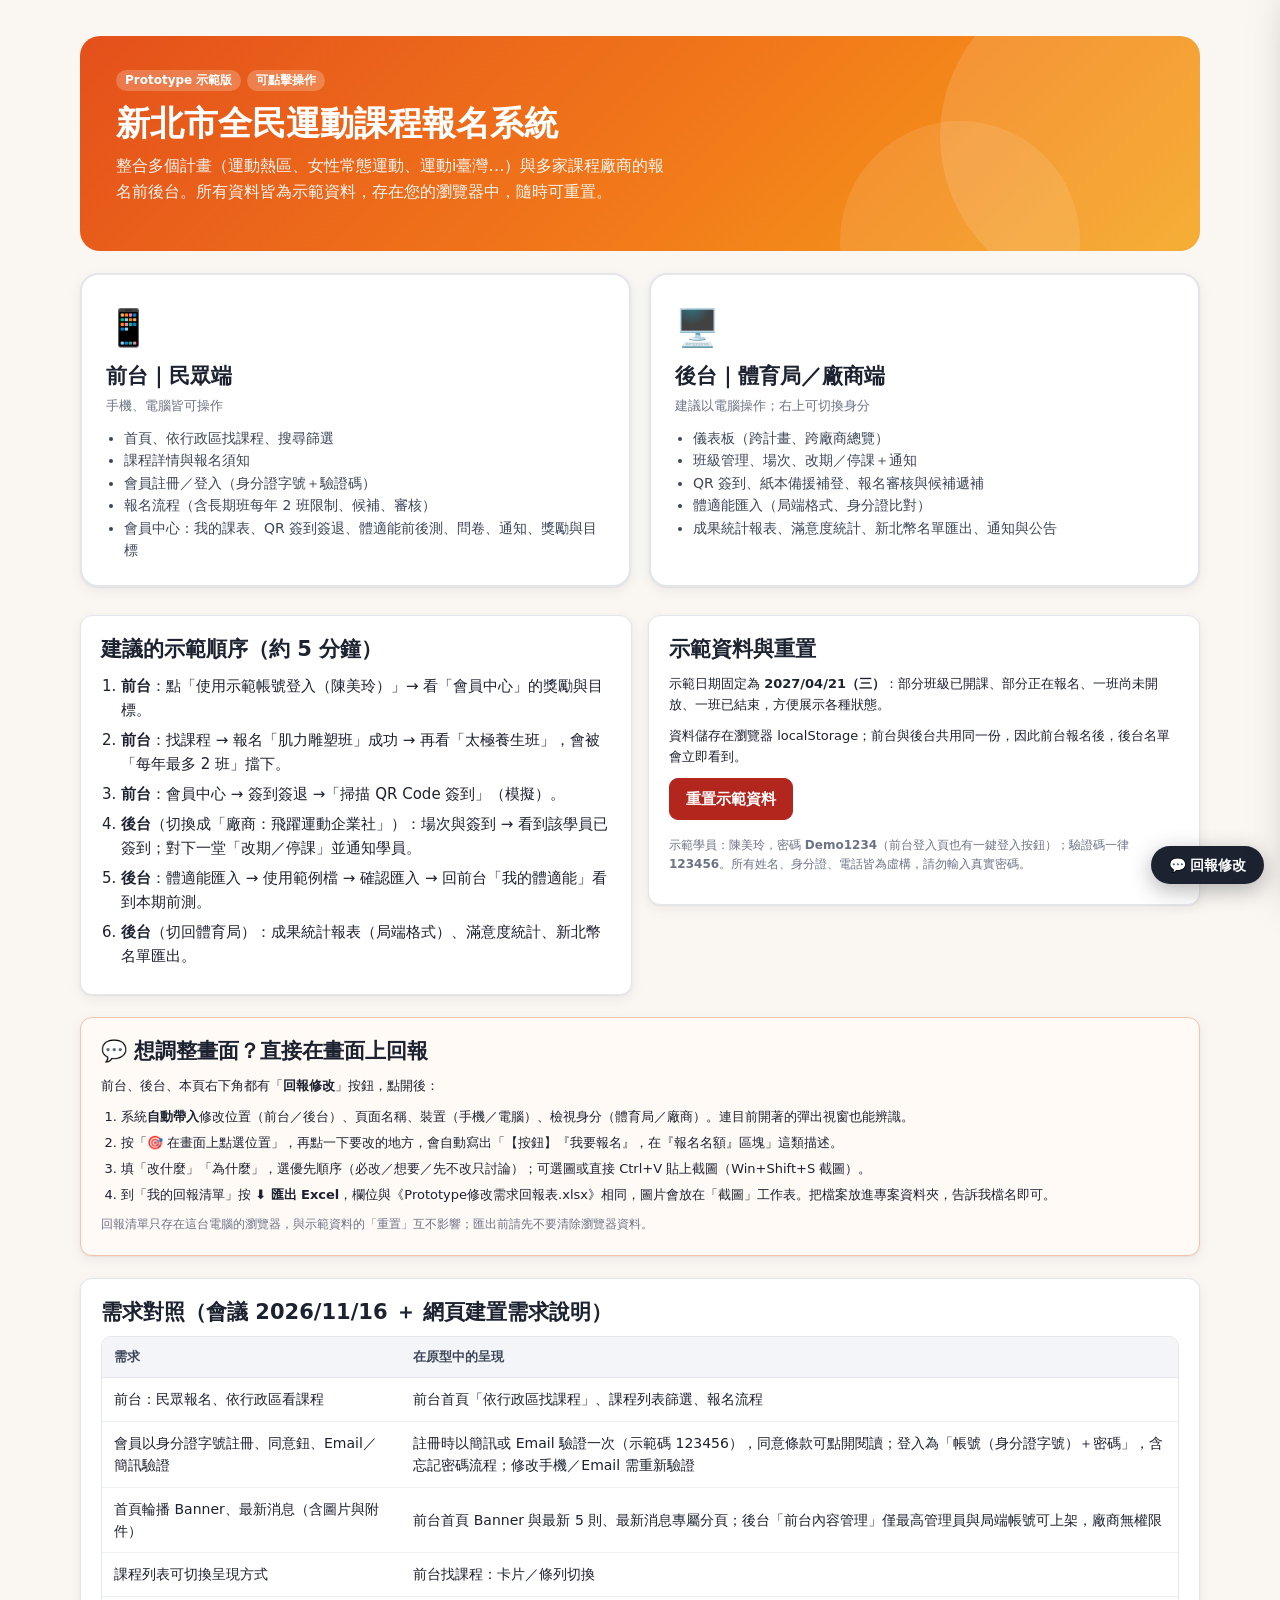
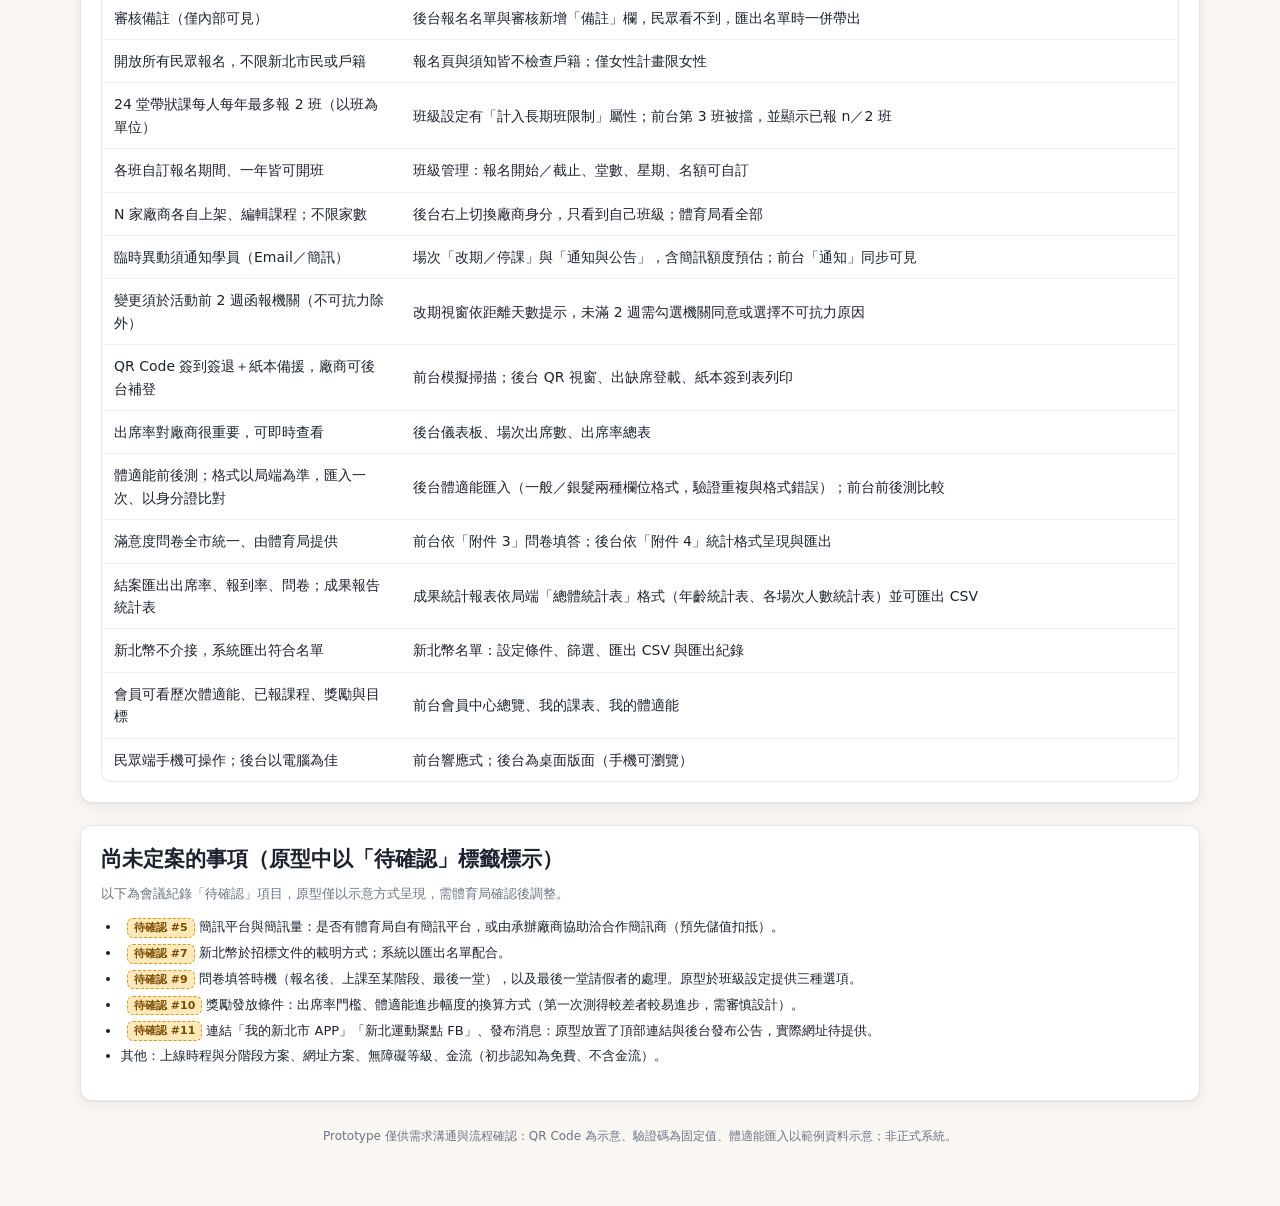
<file: index.html>
<!doctype html>
<html lang="zh-Hant">
<head>
<meta charset="utf-8">
<meta name="viewport" content="width=device-width,initial-scale=1">
<meta name="robots" content="noindex,nofollow">
<title>全民運動課程報名系統｜Prototype 入口</title>
<link rel="stylesheet" href="css/style.css">
<style>
.pick{display:grid;grid-template-columns:1fr 1fr;gap:18px;margin-top:22px}
.pick a{display:block;color:inherit;border:2px solid var(--line);border-radius:18px;background:#fff;padding:24px;box-shadow:var(--sh);transition:.15s}
.pick a:hover{border-color:var(--brand);text-decoration:none;transform:translateY(-2px)}
.pick .ic{font-size:36px}.pick h2{margin:6px 0}.pick ul{margin:10px 0 0;padding-left:18px;color:var(--ink2);font-size:14px}
.demo li{margin-bottom:6px}
@media(max-width:680px){.pick{grid-template-columns:1fr}}
</style>
</head>
<body>
<noscript><p style="padding:24px;font:16px/1.7 sans-serif">此網站需要啟用 JavaScript 才能使用。</p></noscript>
<div class="wrap" data-gated hidden style="padding-top:36px;padding-bottom:50px">
  <section class="hero" style="padding:34px 36px">
    <div class="tags" style="margin-bottom:10px"><span class="badge" style="background:rgba(255,255,255,.22);color:#fff">Prototype 示範版</span><span class="badge" style="background:rgba(255,255,255,.22);color:#fff">可點擊操作</span></div>
    <h1>新北市全民運動課程報名系統</h1>
    <p>整合多個計畫（運動熱區、女性常態運動、運動i臺灣…）與多家課程廠商的報名前後台。所有資料皆為示範資料，存在您的瀏覽器中，隨時可重置。</p>
  </section>

  <div class="pick">
    <a href="front.html"><div class="ic">📱</div><h2>前台｜民眾端</h2><div class="muted small">手機、電腦皆可操作</div><ul><li>首頁、依行政區找課程、搜尋篩選</li><li>課程詳情與報名須知</li><li>會員註冊／登入（身分證字號＋驗證碼）</li><li>報名流程（含長期班每年 2 班限制、候補、審核）</li><li>會員中心：我的課表、QR 簽到簽退、體適能前後測、問卷、通知、獎勵與目標</li></ul></a>
    <a href="admin.html"><div class="ic">🖥️</div><h2>後台｜體育局／廠商端</h2><div class="muted small">建議以電腦操作；右上可切換身分</div><ul><li>儀表板（跨計畫、跨廠商總覽）</li><li>班級管理、場次、改期／停課＋通知</li><li>QR 簽到、紙本備援補登、報名審核與候補遞補</li><li>體適能匯入（局端格式、身分證比對）</li><li>成果統計報表、滿意度統計、新北幣名單匯出、通知與公告</li></ul></a>
  </div>

  <div class="grid g2 mt" style="margin-top:28px;align-items:start">
    <section class="card"><h2>建議的示範順序（約 5 分鐘）</h2>
      <ol class="demo" style="padding-left:20px;margin:0">
        <li><b>前台</b>：點「使用示範帳號登入（陳美玲）」→ 看「會員中心」的獎勵與目標。</li>
        <li><b>前台</b>：找課程 → 報名「肌力雕塑班」成功 → 再看「太極養生班」，會被「每年最多 2 班」擋下。</li>
        <li><b>前台</b>：會員中心 → 簽到簽退 →「掃描 QR Code 簽到」（模擬）。</li>
        <li><b>後台</b>（切換成「廠商：飛躍運動企業社」）：場次與簽到 → 看到該學員已簽到；對下一堂「改期／停課」並通知學員。</li>
        <li><b>後台</b>：體適能匯入 → 使用範例檔 → 確認匯入 → 回前台「我的體適能」看到本期前測。</li>
        <li><b>後台</b>（切回體育局）：成果統計報表（局端格式）、滿意度統計、新北幣名單匯出。</li>
      </ol></section>
    <section class="card"><h2>示範資料與重置</h2>
      <p class="small">示範日期固定為 <b>2027/04/21（三）</b>：部分班級已開課、部分正在報名、一班尚未開放、一班已結束，方便展示各種狀態。</p>
      <p class="small">資料儲存在瀏覽器 localStorage；前台與後台共用同一份，因此前台報名後，後台名單會立即看到。</p>
      <button class="btn danger" id="reset">重置示範資料</button>
      <p class="xs muted mt">示範學員：陳美玲，密碼 <b>Demo1234</b>（前台登入頁也有一鍵登入按鈕）；驗證碼一律 <b>123456</b>。所有姓名、身分證、電話皆為虛構，請勿輸入真實密碼。</p></section>
  </div>

  <section class="card mt" style="margin-top:22px;border-color:#f7c3aa;background:#fffaf6"><h2>💬 想調整畫面？直接在畫面上回報</h2>
    <p class="small">前台、後台、本頁右下角都有「<b>回報修改</b>」按鈕，點開後：</p>
    <ol class="small" style="padding-left:20px;display:grid;gap:5px;margin:0 0 10px">
      <li>系統<b>自動帶入</b>修改位置（前台／後台）、頁面名稱、裝置（手機／電腦）、檢視身分（體育局／廠商）。連目前開著的彈出視窗也能辨識。</li>
      <li>按「🎯 在畫面上點選位置」，再點一下要改的地方，會自動寫出「【按鈕】『我要報名』，在『報名名額』區塊」這類描述。</li>
      <li>填「改什麼」「為什麼」，選優先順序（必改／想要／先不改只討論）；可選圖或直接 Ctrl+V 貼上截圖（Win+Shift+S 截圖）。</li>
      <li>到「我的回報清單」按 <b>⬇ 匯出 Excel</b>，欄位與《Prototype修改需求回報表.xlsx》相同，圖片會放在「截圖」工作表。把檔案放進專案資料夾，告訴我檔名即可。</li>
    </ol>
    <p class="xs muted" style="margin:0">回報清單只存在這台電腦的瀏覽器，與示範資料的「重置」互不影響；匯出前請先不要清除瀏覽器資料。</p></section>

  <section class="card mt" style="margin-top:22px"><h2>需求對照（會議 2026/11/16 ＋ 網頁建置需求說明）</h2>
    <div class="tbl-wrap"><table class="tbl"><thead><tr><th>需求</th><th>在原型中的呈現</th></tr></thead><tbody>
      <tr><td>前台：民眾報名、依行政區看課程</td><td>前台首頁「依行政區找課程」、課程列表篩選、報名流程</td></tr>
      <tr><td>會員以身分證字號註冊、同意鈕、Email／簡訊驗證</td><td>註冊時以簡訊或 Email 驗證一次（示範碼 123456），同意條款可點開閱讀；登入為「帳號（身分證字號）＋密碼」，含忘記密碼流程；修改手機／Email 需重新驗證</td></tr>
      <tr><td>首頁輪播 Banner、最新消息（含圖片與附件）</td><td>前台首頁 Banner 與最新 5 則、最新消息專屬分頁；後台「前台內容管理」僅最高管理員與局端帳號可上架，廠商無權限</td></tr>
      <tr><td>課程列表可切換呈現方式</td><td>前台找課程：卡片／條列切換</td></tr>
      <tr><td>審核備註（僅內部可見）</td><td>後台報名名單與審核新增「備註」欄，民眾看不到，匯出名單時一併帶出</td></tr>
      <tr><td>開放所有民眾報名，不限新北市民或戶籍</td><td>報名頁與須知皆不檢查戶籍；僅女性計畫限女性</td></tr>
      <tr><td>24 堂帶狀課每人每年最多報 2 班（以班為單位）</td><td>班級設定有「計入長期班限制」屬性；前台第 3 班被擋，並顯示已報 n／2 班</td></tr>
      <tr><td>各班自訂報名期間、一年皆可開班</td><td>班級管理：報名開始／截止、堂數、星期、名額可自訂</td></tr>
      <tr><td>N 家廠商各自上架、編輯課程；不限家數</td><td>後台右上切換廠商身分，只看到自己班級；體育局看全部</td></tr>
      <tr><td>臨時異動須通知學員（Email／簡訊）</td><td>場次「改期／停課」與「通知與公告」，含簡訊額度預估；前台「通知」同步可見</td></tr>
      <tr><td>變更須於活動前 2 週函報機關（不可抗力除外）</td><td>改期視窗依距離天數提示，未滿 2 週需勾選機關同意或選擇不可抗力原因</td></tr>
      <tr><td>QR Code 簽到簽退＋紙本備援，廠商可後台補登</td><td>前台模擬掃描；後台 QR 視窗、出缺席登載、紙本簽到表列印</td></tr>
      <tr><td>出席率對廠商很重要，可即時查看</td><td>後台儀表板、場次出席數、出席率總表</td></tr>
      <tr><td>體適能前後測；格式以局端為準，匯入一次、以身分證比對</td><td>後台體適能匯入（一般／銀髮兩種欄位格式，驗證重複與格式錯誤）；前台前後測比較</td></tr>
      <tr><td>滿意度問卷全市統一、由體育局提供</td><td>前台依「附件 3」問卷填答；後台依「附件 4」統計格式呈現與匯出</td></tr>
      <tr><td>結案匯出出席率、報到率、問卷；成果報告統計表</td><td>成果統計報表依局端「總體統計表」格式（年齡統計表、各場次人數統計表）並可匯出 CSV</td></tr>
      <tr><td>新北幣不介接，系統匯出符合名單</td><td>新北幣名單：設定條件、篩選、匯出 CSV 與匯出紀錄</td></tr>
      <tr><td>會員可看歷次體適能、已報課程、獎勵與目標</td><td>前台會員中心總覽、我的課表、我的體適能</td></tr>
      <tr><td>民眾端手機可操作；後台以電腦為佳</td><td>前台響應式；後台為桌面版面（手機可瀏覽）</td></tr>
    </tbody></table></div></section>

  <section class="card mt" style="margin-top:22px"><h2>尚未定案的事項（原型中以「待確認」標籤標示）</h2>
    <p class="small muted">以下為會議紀錄「待確認」項目，原型僅以示意方式呈現，需體育局確認後調整。</p>
    <ul class="small" style="padding-left:20px;display:grid;gap:5px">
      <li><span class="tbd">待確認 #5</span> 簡訊平台與簡訊量：是否有體育局自有簡訊平台，或由承辦廠商協助洽合作簡訊商（預先儲值扣抵）。</li>
      <li><span class="tbd">待確認 #7</span> 新北幣於招標文件的載明方式；系統以匯出名單配合。</li>
      <li><span class="tbd">待確認 #9</span> 問卷填答時機（報名後、上課至某階段、最後一堂），以及最後一堂請假者的處理。原型於班級設定提供三種選項。</li>
      <li><span class="tbd">待確認 #10</span> 獎勵發放條件：出席率門檻、體適能進步幅度的換算方式（第一次測得較差者較易進步，需審慎設計）。</li>
      <li><span class="tbd">待確認 #11</span> 連結「我的新北市 APP」「新北運動聚點 FB」、發布消息：原型放置了頂部連結與後台發布公告，實際網址待提供。</li>
      <li>其他：上線時程與分階段方案、網址方案、無障礙等級、金流（初步認知為免費、不含金流）。</li>
    </ul></section>

  <p class="xs muted center" style="margin-top:26px">Prototype 僅供需求溝通與流程確認：QR Code 為示意、驗證碼為固定值、體適能匯入以範例資料示意；非正式系統。</p>
</div>
<script src="js/gate-config.js"></script>
<script src="js/gate.js" data-scripts="js/core.js,js/ui.js,js/feedback.js,js/index.js"></script>
</body>
</html>
</file>
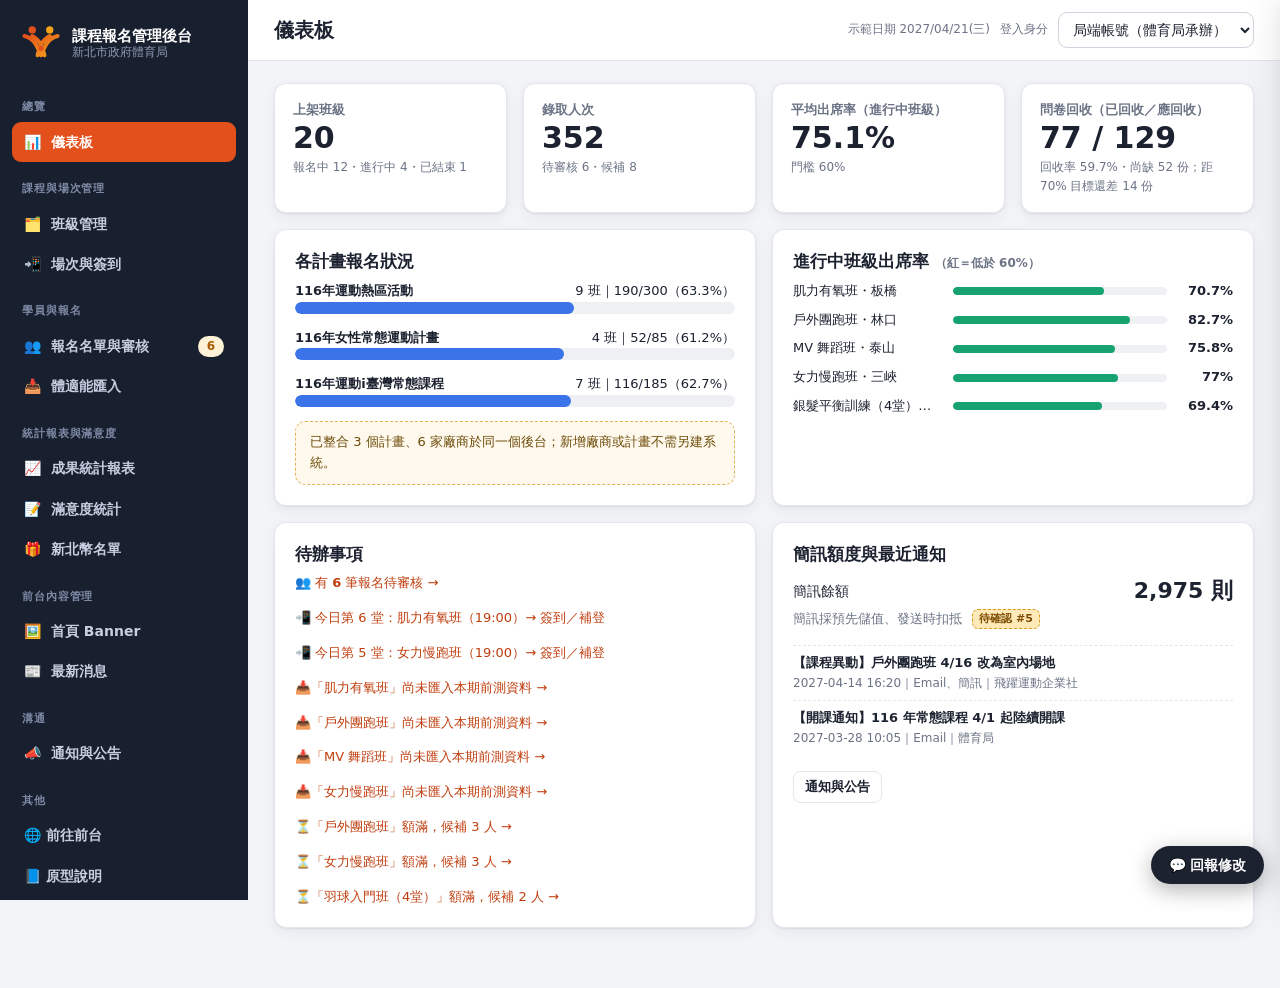
<file: admin.html>
<!doctype html>
<html lang="zh-Hant">
<head>
<meta charset="utf-8">
<meta name="viewport" content="width=device-width,initial-scale=1">
<meta name="robots" content="noindex,nofollow">
<title>全民運動課程報名｜後台（Prototype）</title>
<link rel="stylesheet" href="css/style.css">
</head>
<body class="admin">
<div id="app"></div>
<script src="js/gate-config.js"></script>
<script src="js/gate.js" data-scripts="js/core.js,js/ui.js,js/admin.js,js/feedback.js"></script>
</body>
</html>
</file>
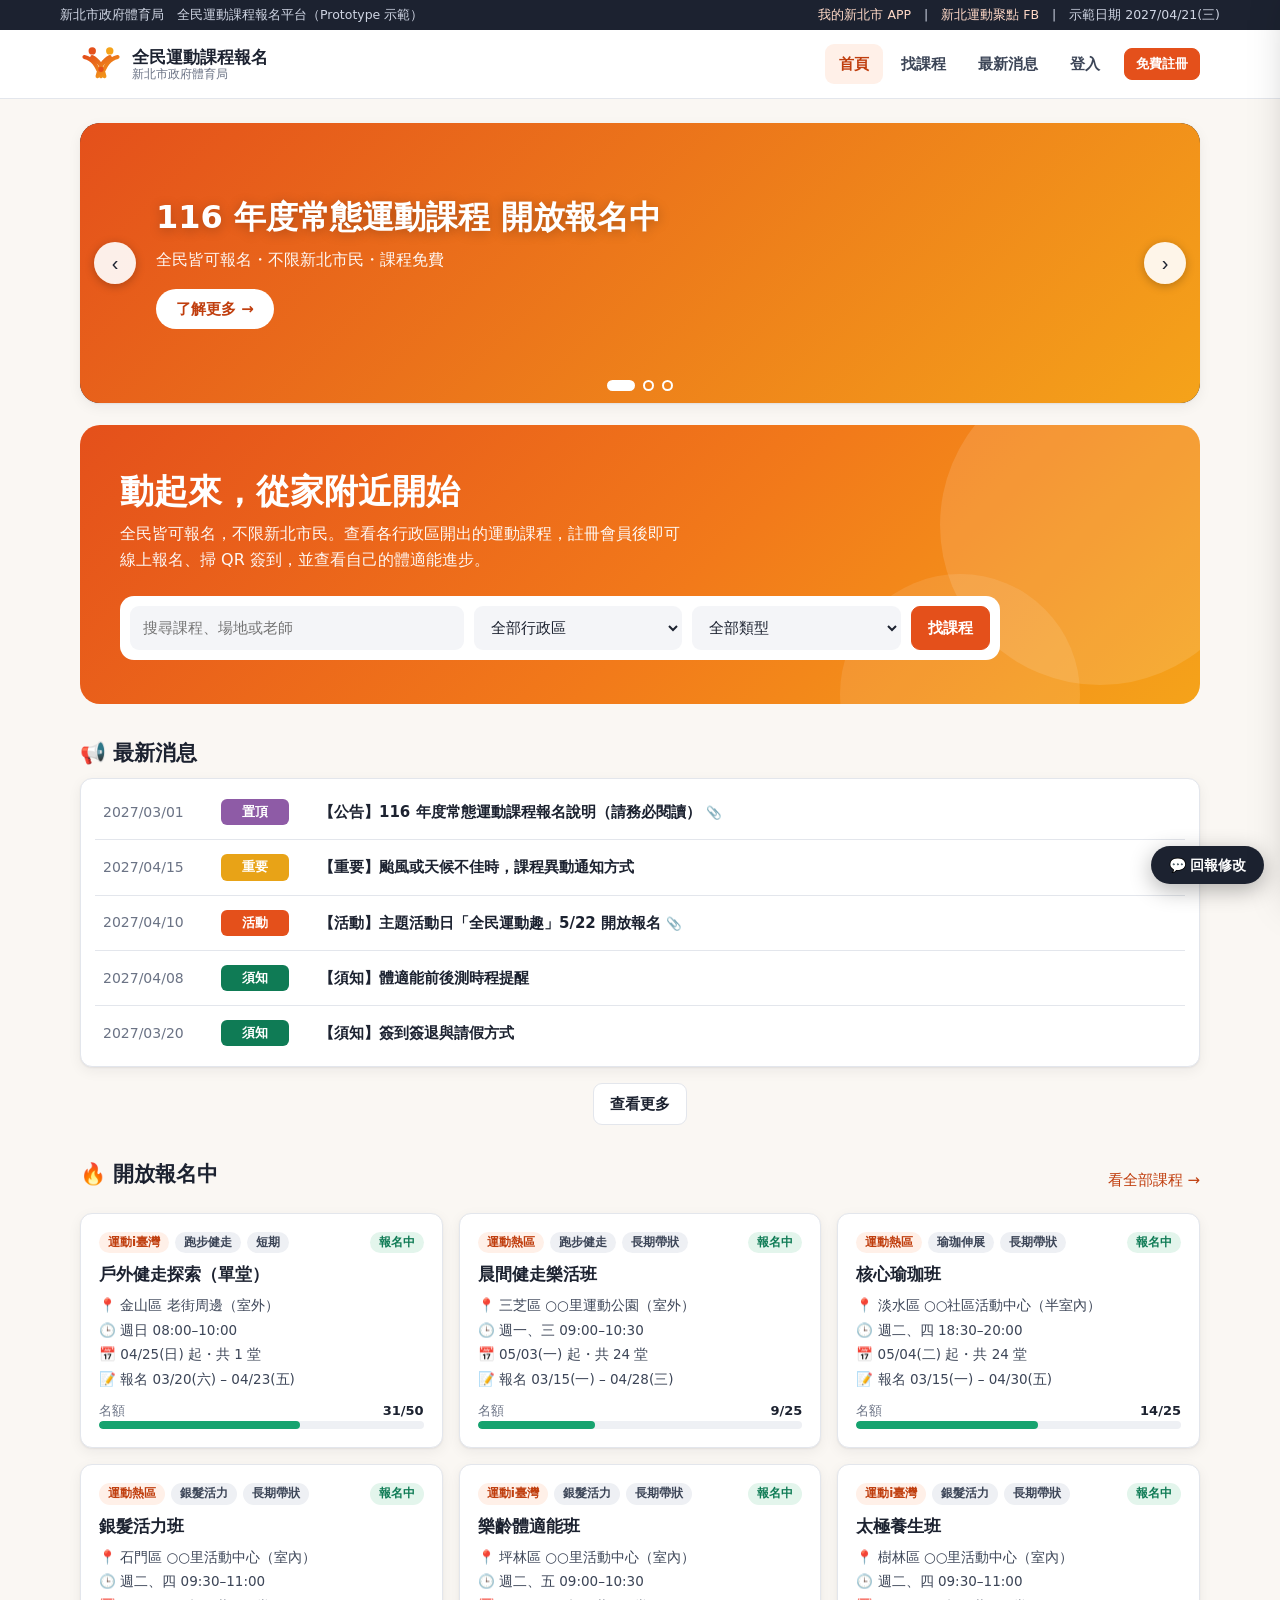
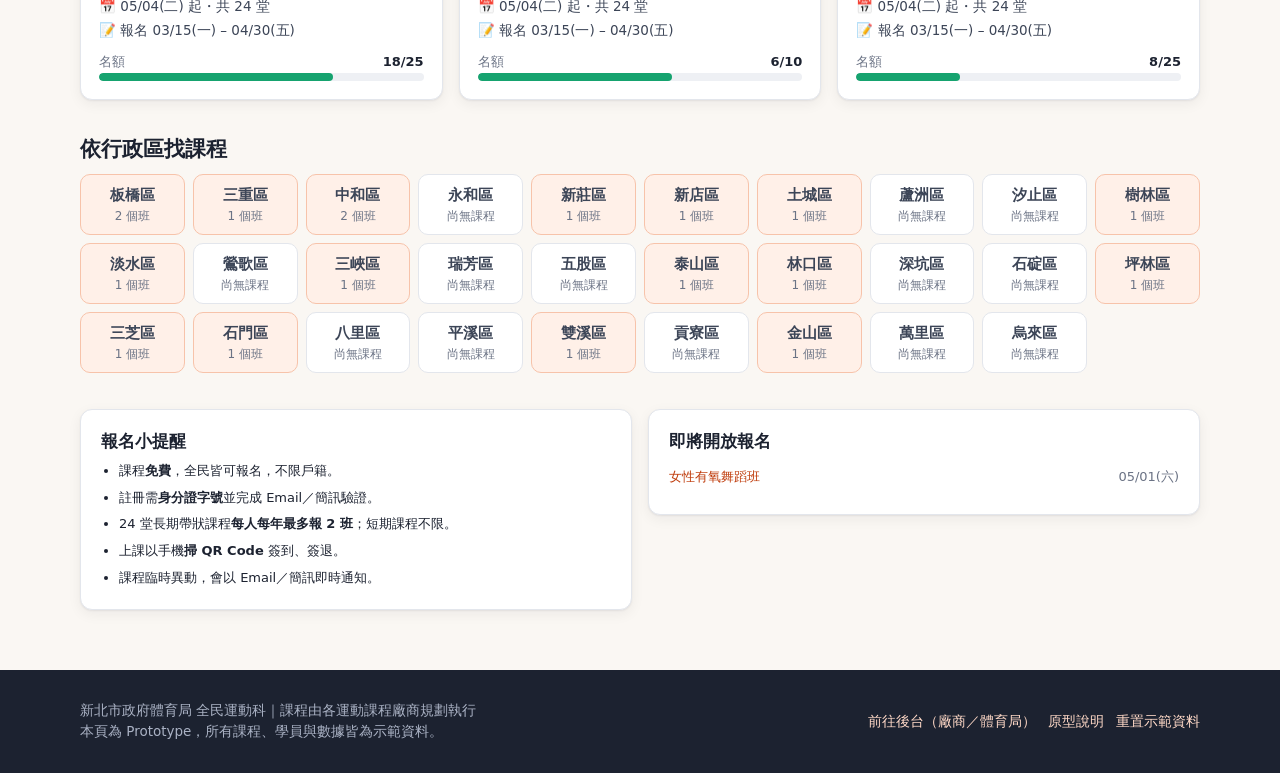
<file: front.html>
<!doctype html>
<html lang="zh-Hant">
<head>
<meta charset="utf-8">
<meta name="viewport" content="width=device-width,initial-scale=1">
<meta name="robots" content="noindex,nofollow">
<title>全民運動課程報名｜前台（Prototype）</title>
<link rel="stylesheet" href="css/style.css">
</head>
<body>
<div id="app"></div>
<script src="js/gate-config.js"></script>
<script src="js/gate.js" data-scripts="js/core.js,js/ui.js,js/front.js,js/feedback.js"></script>
</body>
</html>
</file>
<file: css/style.css>
:root{
  --brand:#E4501B;--brand-d:#C03E0E;--brand-l:#FFF0E8;--accent:#F5A31A;--ink:#1C2230;--ink2:#3C4557;--muted:#6B7385;--line:#E3E6EC;--bg:#FAF7F3;--card:#fff;
  --ok:#0F7B55;--ok-l:#E3F5EC;--warn:#A85B00;--warn-l:#FFF1D6;--bad:#B3261E;--bad-l:#FDE8E6;--info:#1752C7;--info-l:#E5EDFD;--gray-l:#EEF0F4;
  --side:#18202F;--side2:#232D40;--r:12px;--sh:0 1px 2px rgba(20,25,40,.06),0 4px 14px rgba(20,25,40,.06);
}
*{box-sizing:border-box}
html{-webkit-text-size-adjust:100%}
body{margin:0;font-family:"Noto Sans TC","Microsoft JhengHei","PingFang TC",system-ui,sans-serif;color:var(--ink);background:var(--bg);line-height:1.6;font-size:15px}
body.no-scroll{overflow:hidden}
a{color:var(--brand-d);text-decoration:none}a:hover{text-decoration:underline}
h1,h2,h3,h4{line-height:1.3;margin:0 0 .5em}
h1{font-size:28px}h2{font-size:21px}h3{font-size:17px}h4{font-size:15px}
p{margin:0 0 .8em}
.muted{color:var(--muted)}.small{font-size:13px}.xs{font-size:12px}.nowrap{white-space:nowrap}.right{text-align:right}.center{text-align:center}
.row{display:flex;gap:12px;align-items:center;flex-wrap:wrap}.row.between{justify-content:space-between}.row.top{align-items:flex-start}
.stack>*+*{margin-top:14px}.stack>a{display:block}.mt{margin-top:16px}.mb{margin-bottom:16px}.mt0{margin-top:0}
.grid{display:grid;gap:16px}.g2{grid-template-columns:repeat(2,1fr)}.g3{grid-template-columns:repeat(3,1fr)}.g4{grid-template-columns:repeat(4,1fr)}
.hide{display:none!important}

/* 元件 */
.btn{display:inline-flex;align-items:center;justify-content:center;gap:6px;border:1px solid var(--line);background:#fff;color:var(--ink);padding:8px 16px;border-radius:9px;font:inherit;font-weight:600;cursor:pointer;min-height:40px;transition:.15s}
.btn:hover{border-color:#c5cad5;background:#f8f9fb;text-decoration:none}
.btn.primary{background:var(--brand);border-color:var(--brand);color:#fff}.btn.primary:hover{background:var(--brand-d)}
.btn.danger{background:var(--bad);border-color:var(--bad);color:#fff}
.btn.ghost{border-color:transparent;background:transparent;color:var(--brand-d)}.btn.ghost:hover{background:var(--brand-l)}
.btn.sm{min-height:32px;padding:4px 11px;font-size:13px;border-radius:8px}
.btn.lg{min-height:48px;padding:12px 26px;font-size:16px}.btn.block{display:flex;width:100%}
.btn[disabled],.btn.disabled{opacity:.5;cursor:not-allowed;pointer-events:none}
:focus-visible{outline:3px solid #2a6df4;outline-offset:2px}
.card{background:var(--card);border:1px solid var(--line);border-radius:var(--r);padding:20px;box-shadow:var(--sh)}
.card.flat{box-shadow:none}.card h3:first-child{margin-top:0}
.badge{display:inline-block;padding:1px 9px;border-radius:99px;font-size:12px;font-weight:700;background:var(--gray-l);color:var(--ink2);white-space:nowrap}
.badge.ok{background:var(--ok-l);color:var(--ok)}.badge.warn{background:var(--warn-l);color:var(--warn)}.badge.bad{background:var(--bad-l);color:var(--bad)}.badge.info{background:var(--info-l);color:var(--info)}.badge.brand{background:var(--brand-l);color:var(--brand-d)}
.tbd{display:inline-block;font-size:11px;font-weight:700;color:#7a4b00;background:#FFE9B8;border:1px dashed #d99a1d;border-radius:6px;padding:0 6px;margin-left:6px;vertical-align:middle;cursor:help}
.chip{display:inline-flex;align-items:center;gap:4px;padding:5px 13px;border-radius:99px;background:#fff;border:1px solid var(--line);font-size:14px;cursor:pointer;color:var(--ink2);font-weight:500}
.chip:hover{border-color:var(--brand);color:var(--brand-d);text-decoration:none}.chip.on{background:var(--brand);border-color:var(--brand);color:#fff}
.field{display:flex;flex-direction:column;gap:5px;margin-bottom:14px}
.field>label,.lbl{font-size:13px;font-weight:700;color:var(--ink2)}
.field .hint{font-size:12px;color:var(--muted)}.req::after{content:" *";color:var(--bad)}
input[type=text],input[type=tel],input[type=email],input[type=date],input[type=number],input[type=time],input[type=search],input[type=password],select,textarea{font:inherit;padding:9px 12px;border:1px solid #cfd4de;border-radius:9px;background:#fff;color:var(--ink);width:100%;min-height:40px}
textarea{min-height:90px;resize:vertical}
input:focus,select:focus,textarea:focus{border-color:var(--brand);outline:3px solid rgba(228,80,27,.18)}
.check{display:flex;gap:9px;align-items:flex-start;font-size:14px;cursor:pointer}.check input{margin-top:4px;width:18px;height:18px;accent-color:var(--brand);flex:none}
.opts{display:flex;flex-wrap:wrap;gap:8px 18px}.opts label{display:flex;gap:6px;align-items:center;font-size:14px;cursor:pointer}.opts input{accent-color:var(--brand);width:17px;height:17px}
.err{color:var(--bad);font-size:13px;margin-top:2px}
.alert{padding:12px 16px;border-radius:10px;font-size:14px;border:1px solid;display:flex;gap:10px}
.alert.info{background:var(--info-l);border-color:#c3d4fa;color:#13419c}.alert.warn{background:var(--warn-l);border-color:#f5d48a;color:#7a4300}.alert.bad{background:var(--bad-l);border-color:#f3b8b3;color:#8c1a14}.alert.ok{background:var(--ok-l);border-color:#a8dcc3;color:#0a5a3e}
.bar{height:8px;border-radius:99px;background:var(--gray-l);overflow:hidden}.bar i{display:block;height:100%;background:var(--brand);border-radius:99px}.bar.ok i{background:#16a36f}.bar.info i{background:#3b74e8}.bar.warn i{background:var(--accent)}.bar.bad i{background:#d9453b}.bar.lg{height:12px}
.tabs{display:flex;gap:4px;border-bottom:2px solid var(--line);margin-bottom:18px;overflow-x:auto;scrollbar-width:thin}
.tabs a,.tabs button{flex:none;padding:10px 16px;border:0;background:none;font:inherit;font-weight:700;color:var(--muted);border-bottom:3px solid transparent;margin-bottom:-2px;cursor:pointer;white-space:nowrap}
.tabs a:hover{text-decoration:none;color:var(--ink)}.tabs .on{color:var(--brand-d);border-color:var(--brand)}
.tbl-wrap{overflow-x:auto;border:1px solid var(--line);border-radius:10px;background:#fff}
table.tbl{width:100%;border-collapse:collapse;font-size:14px}
.tbl th{background:#F4F5F8;text-align:left;padding:10px 12px;font-size:12.5px;color:var(--ink2);white-space:nowrap;border-bottom:1px solid var(--line);position:sticky;top:0}
.tbl td{padding:10px 12px;border-bottom:1px solid #EEF0F4;vertical-align:middle}
.tbl tr:last-child td{border-bottom:0}.tbl tbody tr:hover{background:#FCFCFD}
.tbl.stat th,.tbl.stat td{border:1px solid #cfd4de;text-align:center}.tbl.stat th{position:static}.tbl .l{text-align:left}
.kpi{padding:16px 18px}.kpi .n{font-size:30px;font-weight:800;line-height:1.1}.kpi .t{font-size:13px;color:var(--muted);font-weight:600}.kpi .s{font-size:12px;color:var(--muted);margin-top:4px}
.sw{position:relative;width:42px;height:24px;display:inline-block;flex:none}.sw input{opacity:0;width:0;height:0}.sw span{position:absolute;inset:0;background:#c5cad5;border-radius:99px;cursor:pointer;transition:.2s}.sw span::before{content:"";position:absolute;width:18px;height:18px;left:3px;top:3px;background:#fff;border-radius:50%;transition:.2s}.sw input:checked+span{background:#16a36f}.sw input:checked+span::before{transform:translateX(18px)}
.sw input:focus-visible+span{outline:3px solid #2a6df4;outline-offset:2px}
.kv{display:grid;grid-template-columns:110px 1fr;gap:8px 14px;font-size:14px}.kv dt{color:var(--muted);font-weight:600}.kv dd{margin:0}
.empty{padding:40px 16px;text-align:center;color:var(--muted)}
.divider{height:1px;background:var(--line);margin:18px 0;border:0}

/* modal / toast */
.modal-ov{position:fixed;inset:0;background:rgba(15,20,32,.55);display:flex;align-items:center;justify-content:center;z-index:100;padding:16px}
.modal{background:#fff;border-radius:16px;padding:24px;width:100%;max-width:520px;max-height:92vh;overflow:auto;box-shadow:0 20px 60px rgba(0,0,0,.3)}.modal.wide{max-width:880px}
.modal-foot{display:flex;justify-content:flex-end;gap:10px;margin-top:20px;flex-wrap:wrap}
#toast-box{position:fixed;right:18px;bottom:18px;display:flex;flex-direction:column;gap:8px;z-index:200}
.toast{background:#1C2230;color:#fff;padding:11px 18px;border-radius:10px;font-size:14px;box-shadow:0 6px 24px rgba(0,0,0,.25);max-width:340px;transition:.3s}.toast.ok{background:#0F7B55}.toast.bad{background:#B3261E}.toast.out{opacity:0;transform:translateY(8px)}

/* 前台 */
.topbar{background:#1C2230;color:#cfd5e3;font-size:12.5px}.topbar .in{display:flex;justify-content:space-between;gap:10px;padding:5px 0;flex-wrap:wrap}.topbar a{color:#ffd9c7}
.wrap{max-width:1160px;margin:0 auto;padding:0 20px}
.site-h{background:#fff;border-bottom:1px solid var(--line);position:sticky;top:0;z-index:50}
.site-h .in{display:flex;align-items:center;gap:20px;min-height:68px}
.brand{display:flex;align-items:center;gap:10px;color:var(--ink);font-weight:800}.brand:hover{text-decoration:none}.brand small{display:block;font-weight:500;font-size:12px;color:var(--muted);line-height:1.2}.brand b{font-size:17px;line-height:1.2;display:block}
.mark{width:42px;height:42px;flex:none}
.nav{display:flex;gap:4px;margin-left:auto;align-items:center}.nav a{padding:8px 14px;border-radius:9px;color:var(--ink2);font-weight:700}.nav a:hover{background:var(--brand-l);text-decoration:none}.nav a.on{color:var(--brand-d);background:var(--brand-l)}
.nav .btn{margin-left:6px}.nav-user{padding:0 6px 0 10px;font-size:14px;font-weight:700;color:var(--ink2);max-width:9em;overflow:hidden;text-overflow:ellipsis;white-space:nowrap}
.menu-btn{display:none;margin-left:auto}
.hero{background:linear-gradient(135deg,#E4501B 0%,#F27A1A 55%,#F5A31A 100%);color:#fff;border-radius:20px;padding:44px 40px;position:relative;overflow:hidden}
.hero::after{content:"";position:absolute;right:-60px;top:-60px;width:320px;height:320px;border-radius:50%;background:rgba(255,255,255,.12)}
.hero::before{content:"";position:absolute;right:120px;bottom:-110px;width:240px;height:240px;border-radius:50%;background:rgba(255,255,255,.1)}
.hero h1{font-size:34px;margin-bottom:8px}.hero p{font-size:16px;opacity:.95;max-width:560px}
.searchbar{display:grid;grid-template-columns:1.6fr 1fr 1fr auto;gap:10px;background:#fff;border-radius:14px;padding:10px;margin-top:24px;position:relative;z-index:2;max-width:880px}
.searchbar input,.searchbar select{border:1px solid transparent;background:#F4F5F8}
.sec{margin-top:36px}.sec>.row{margin-bottom:14px}
.cc{display:flex;flex-direction:column;gap:10px;padding:18px;transition:.15s;color:inherit}.cc:hover{box-shadow:0 8px 24px rgba(20,25,40,.12);transform:translateY(-2px);text-decoration:none}
.cc h3{margin:0;font-size:17px;color:var(--ink)}.cc .meta{font-size:13.5px;color:var(--ink2);display:grid;gap:3px}
.tags{display:flex;gap:6px;flex-wrap:wrap}
.dist-grid{display:grid;grid-template-columns:repeat(auto-fill,minmax(98px,1fr));gap:8px}
.dist{background:#fff;border:1px solid var(--line);border-radius:10px;padding:8px 10px;text-align:center;font-weight:700;color:var(--ink2);cursor:pointer}.dist:hover{border-color:var(--brand);color:var(--brand-d);text-decoration:none}.dist small{display:block;font-weight:500;color:var(--muted);font-size:12px}.dist.has{background:var(--brand-l);border-color:#f7c3aa}
.news li{display:flex;gap:12px;padding:12px 0;border-bottom:1px dashed var(--line);list-style:none}.news{margin:0;padding:0}.news li:last-child{border:0}.news time{color:var(--muted);font-size:13px;flex:none;width:86px}
.layout2{display:grid;grid-template-columns:1fr 340px;gap:22px;align-items:start}
.sticky{position:sticky;top:86px}
.filters{display:grid;grid-template-columns:2fr repeat(4,1fr);gap:10px;align-items:end}
.sess{display:grid;grid-template-columns:44px 1fr auto;gap:10px;padding:9px 0;border-bottom:1px solid #EEF0F4;font-size:14px;align-items:center}.sess:last-child{border:0}.sess .n{color:var(--muted);font-weight:700}
.sess.past{opacity:.55}.sess.today{background:var(--brand-l);margin:0 -10px;padding:9px 10px;border-radius:8px;opacity:1}
.steps{display:flex;gap:6px;margin-bottom:22px}.steps div{flex:1;text-align:center;font-size:13px;font-weight:700;color:var(--muted);padding-bottom:10px;border-bottom:4px solid var(--line)}.steps .on{color:var(--brand-d);border-color:var(--brand)}.steps .done{color:var(--ok);border-color:#16a36f}
.me-wrap{display:grid;grid-template-columns:230px 1fr;gap:22px;align-items:start}
.me-side a{display:flex;align-items:center;gap:8px;padding:10px 14px;border-radius:10px;color:var(--ink2);font-weight:700}.me-side a:hover{background:#fff;text-decoration:none}.me-side a.on{background:var(--brand-l);color:var(--brand-d)}
.me-side .badge{margin-left:auto}
.avatar{width:56px;height:56px;border-radius:50%;background:var(--brand);color:#fff;display:flex;align-items:center;justify-content:center;font-size:22px;font-weight:800;flex:none}
.goal{display:grid;grid-template-columns:34px 1fr auto;gap:12px;align-items:center;padding:12px 0;border-bottom:1px solid #EEF0F4}.goal:last-child{border:0}
.goal .ic{width:34px;height:34px;border-radius:50%;display:flex;align-items:center;justify-content:center;background:var(--gray-l);font-size:16px}.goal.ok .ic{background:var(--ok-l);color:var(--ok)}
.cmp{display:grid;grid-template-columns:1.2fr 1fr 1fr;gap:10px 14px;align-items:center;font-size:14px}.cmp .h{font-size:12px;color:var(--muted);font-weight:700}
.cmp .vb{display:grid;gap:3px}.cmp .vb span{font-size:13px}
.delta.up{color:var(--ok);font-weight:700}.delta.down{color:var(--bad);font-weight:700}.delta.flat{color:var(--muted)}
.footer{margin-top:60px;background:#1C2230;color:#aab2c4;font-size:13.5px;padding:30px 0}.footer a{color:#ffd9c7}
.scan{width:100%;aspect-ratio:1;max-width:280px;margin:0 auto;border-radius:16px;background:#101522;position:relative;overflow:hidden;display:flex;align-items:center;justify-content:center;color:#7a859f;font-size:13px}
.scan::before{content:"";position:absolute;inset:34px;border:3px solid #fff;border-radius:14px;opacity:.85;mask:linear-gradient(#000 0 0)}
.scan i{position:absolute;left:34px;right:34px;height:3px;background:var(--accent);box-shadow:0 0 14px var(--accent);animation:scan 2s infinite ease-in-out}
@keyframes scan{0%,100%{top:40px}50%{top:calc(100% - 44px)}}
.att-dots{display:flex;gap:4px;flex-wrap:wrap}.att-dots i{width:22px;height:22px;border-radius:6px;background:var(--gray-l);font-style:normal;font-size:11px;font-weight:700;display:flex;align-items:center;justify-content:center;color:var(--muted)}
.att-dots .P{background:var(--ok-l);color:var(--ok)}.att-dots .A{background:var(--bad-l);color:var(--bad)}.att-dots .L{background:var(--warn-l);color:var(--warn)}.att-dots .X{background:#e9e9ee;text-decoration:line-through}
.stars{display:flex;gap:6px;flex-wrap:wrap}.stars label{cursor:pointer;font-size:13px;display:flex;flex-direction:column;align-items:center;gap:3px;padding:6px 8px;border:1px solid var(--line);border-radius:9px;min-width:62px;background:#fff}.stars input{accent-color:var(--brand)}
.tbl.stat tr:last-child td{border-bottom:1px solid #cfd4de}
/* Banner 輪播 */
.banner{position:relative;border-radius:20px;overflow:hidden;margin-bottom:22px;background:#1C2230;box-shadow:var(--sh)}
.b-track{display:flex;transition:transform .55s ease}
.b-slide{flex:0 0 100%;min-height:280px;position:relative;display:flex;align-items:center;color:#fff}
.b-slide:hover{text-decoration:none}
.b-slide img{position:absolute;inset:0;width:100%;height:100%;object-fit:cover}
.b-slide.ov::after{content:"";position:absolute;inset:0;background:linear-gradient(90deg,rgba(0,0,0,.55),rgba(0,0,0,.05) 70%)}
.b-slide .tx{position:relative;z-index:1;padding:36px 76px;max-width:780px}
.b-slide h2{font-size:32px;margin:0 0 8px;text-shadow:0 2px 12px rgba(0,0,0,.25)}.b-slide p{font-size:16px;margin:0 0 16px;opacity:.95}
.b-slide .more{display:inline-block;background:#fff;color:var(--brand-d);font-weight:800;border-radius:99px;padding:8px 20px}
.b-g1{background:linear-gradient(135deg,#E4501B,#F5A31A)}.b-g2{background:linear-gradient(135deg,#1752C7,#3B74E8)}.b-g3{background:linear-gradient(135deg,#0F7B55,#2BB58A)}.b-g4{background:linear-gradient(135deg,#8E5BA6,#C07BD6)}.b-g5{background:linear-gradient(135deg,#1C2230,#3C4557)}
.b-btn{position:absolute;top:50%;transform:translateY(-50%);z-index:3;width:42px;height:42px;border-radius:50%;border:0;background:rgba(255,255,255,.9);color:var(--ink);font-size:20px;cursor:pointer;box-shadow:0 2px 10px rgba(0,0,0,.25)}.b-btn:hover{background:#fff}.b-prev{left:14px}.b-next{right:14px}
.b-dots{position:absolute;left:0;right:0;bottom:12px;display:flex;justify-content:center;gap:8px;z-index:3}.b-dots button{width:11px;height:11px;border-radius:50%;border:2px solid #fff;background:transparent;padding:0;cursor:pointer}.b-dots button.on{background:#fff;width:28px;border-radius:99px}
/* 最新消息 */
.nrow{display:grid;grid-template-columns:104px 84px 1fr;gap:14px;align-items:center;padding:14px 8px;border-bottom:1px solid var(--line);color:var(--ink)}.nrow:last-child{border-bottom:0}
.nrow:hover{background:#fff7f2;text-decoration:none}.nrow .ntag{justify-self:start}.nrow .d{color:var(--muted);font-size:14px}.nrow .tt{font-weight:600}.nrow .tt small{color:var(--muted);font-weight:400}
.ntag{display:inline-block;min-width:68px;text-align:center;padding:4px 10px;border-radius:6px;color:#fff;font-size:13px;font-weight:700;line-height:1.4}
.nbody{white-space:pre-wrap;line-height:1.9}.ngal{display:grid;grid-template-columns:repeat(auto-fill,minmax(260px,1fr));gap:12px;margin:18px 0}.ngal img{width:100%;border-radius:12px;border:1px solid var(--line);display:block;cursor:zoom-in}
.nfile{display:flex;align-items:center;gap:10px;padding:10px 14px;border:1px solid var(--line);border-radius:10px;background:#fff;margin-bottom:8px}
.pager{display:flex;gap:6px;justify-content:center;margin-top:18px}.pager button{min-width:38px;min-height:38px;border:1px solid var(--line);background:#fff;border-radius:8px;font:inherit;font-weight:700;cursor:pointer}.pager .on{background:var(--ink);color:#fff;border-color:var(--ink)}
/* 課程列表：卡片／條列切換 */
.vtoggle{display:inline-flex;border:1px solid var(--line);border-radius:10px;overflow:hidden;background:#fff}.vtoggle button{border:0;background:#fff;padding:8px 16px;font:inherit;font-weight:700;cursor:pointer;color:var(--muted);min-height:38px}.vtoggle button.on{background:var(--ink);color:#fff}
.lrows{background:#fff;border:1px solid var(--line);border-radius:12px;overflow:hidden;box-shadow:var(--sh)}
.lh,.lrow{display:grid;grid-template-columns:2.3fr 1.5fr 1.4fr 1.4fr 1.1fr 92px 84px;gap:12px;align-items:center;padding:12px 16px}
.lh{background:#F4F5F8;font-size:12.5px;font-weight:700;color:var(--ink2)}
.lrow{border-top:1px solid #EEF0F4;color:var(--ink)}.lrow:hover{background:#fff7f2;text-decoration:none}.lrow .nm b{display:block;font-size:15.5px}.lrow .sm{font-size:13px;color:var(--ink2)}.lrow .sm small{display:block;color:var(--muted)}
/* 同意條款 */
.consent{border:2px solid var(--accent);background:#FFF8E6;border-radius:12px;padding:12px 14px}.consent.err{border-color:var(--bad);background:var(--bad-l)}
a.plink{color:#1752C7;font-weight:700;text-decoration:underline;cursor:pointer}a.plink:hover{color:#0f3a94}
.pw-row{display:flex;gap:8px;align-items:center}.pw-row input{flex:1}
.pwrule{font-size:12px;color:var(--muted)}.pwrule.ok{color:var(--ok);font-weight:700}
.vf{display:inline-block;font-size:12px;font-weight:700;color:var(--ok);margin-left:6px}
.bthumb{width:150px;height:56px;border-radius:8px;overflow:hidden;display:flex;align-items:center;justify-content:center;color:#fff;font-size:12px;font-weight:700;text-align:center;line-height:1.2;padding:4px;flex:none}.bthumb img{width:100%;height:100%;object-fit:cover}
@media(max-width:980px){.lh{display:none}.lrow{grid-template-columns:1fr 1fr;gap:6px 12px}.lrow .nm{grid-column:1/-1}.b-slide .tx{padding:28px 56px}.b-slide h2{font-size:25px}}
@media(max-width:680px){.nrow{grid-template-columns:auto 1fr;gap:6px 12px;padding:12px 4px}.nrow .tt{grid-column:1/-1}.b-slide{min-height:220px}.b-slide .tx{padding:20px 52px 34px}.b-slide h2{font-size:21px}.b-slide p{font-size:14px}.b-btn{width:34px;height:34px;font-size:16px}.b-prev{left:6px}.b-next{right:6px}}

/* 後台 */
body.admin{background:#F2F4F8;font-size:14px}
.adm{display:grid;grid-template-columns:248px 1fr;min-height:100vh}
.side{background:var(--side);color:#c7cee0;padding:18px 12px;position:sticky;top:0;height:100vh;overflow:auto}
.side .brand{color:#fff;padding:4px 8px 16px}.side .brand small{color:#8e99b3}
.side h6{margin:18px 10px 6px;font-size:11px;letter-spacing:.08em;color:#7f8ba6;font-weight:700}
.side a{display:flex;align-items:center;gap:10px;padding:9px 12px;border-radius:9px;color:#c7cee0;font-weight:600}
.side a:hover{background:var(--side2);text-decoration:none;color:#fff}.side a.on{background:var(--brand);color:#fff}.side .badge{margin-left:auto}
.main{min-width:0}
.adm-h{background:#fff;border-bottom:1px solid var(--line);padding:12px 26px;display:flex;align-items:center;gap:16px;position:sticky;top:0;z-index:40;flex-wrap:wrap}
.adm-h h1{font-size:20px;margin:0}
.adm-h .sp{margin-left:auto;display:flex;gap:10px;align-items:center;flex-wrap:wrap}.adm-h select{width:auto;min-height:36px;padding:5px 10px}
.page{padding:22px 26px 60px;max-width:1500px}
.toolbar{display:flex;gap:10px;flex-wrap:wrap;align-items:end;margin-bottom:14px}.toolbar .field{margin:0;min-width:150px}.toolbar .grow{flex:1}
.fgrid{display:grid;grid-template-columns:repeat(2,1fr);gap:0 20px}.fgrid .full{grid-column:1/-1}.fgrid3{display:grid;grid-template-columns:repeat(3,1fr);gap:0 20px}
.sec-t{font-size:15px;font-weight:800;margin:20px 0 12px;padding-bottom:8px;border-bottom:2px solid var(--line);display:flex;gap:8px;align-items:center}.sec-t:first-child{margin-top:0}
.chart{display:grid;gap:8px}.chart .r{display:grid;grid-template-columns:150px 1fr 56px;gap:10px;align-items:center;font-size:13px}.chart .r span:last-child{text-align:right;font-weight:700}
.stk{display:flex;height:22px;border-radius:6px;overflow:hidden;background:var(--gray-l)}.stk i{display:block;height:100%}
.legend{display:flex;gap:14px;flex-wrap:wrap;font-size:12px;color:var(--muted);margin-top:6px}.legend b{display:inline-block;width:10px;height:10px;border-radius:2px;margin-right:4px;vertical-align:-1px}
.drop{border:2px dashed #b9c0d0;border-radius:14px;padding:32px;text-align:center;background:#fafbfd;cursor:pointer}.drop:hover{border-color:var(--brand);background:var(--brand-l)}
.qr-box{display:flex;gap:20px;align-items:center;flex-wrap:wrap}.qr{border:1px solid var(--line);border-radius:10px;padding:8px}
.seg{display:inline-flex;border:1px solid var(--line);border-radius:9px;overflow:hidden}.seg label{padding:5px 12px;cursor:pointer;font-size:13px;font-weight:700;border-right:1px solid var(--line);color:var(--muted);background:#fff}.seg label:last-child{border:0}.seg input{display:none}.seg input:checked+span{color:#fff}
.seg label:has(input:checked){background:var(--ink);color:#fff}.seg label.P:has(input:checked){background:#16a36f}.seg label.A:has(input:checked){background:#d9453b}.seg label.L:has(input:checked){background:var(--accent)}
.note-box{background:#fff8ec;border:1px dashed #e0b25a;border-radius:10px;padding:10px 14px;font-size:13px;color:#6b4a07}
.print-sheet{font-size:13px}.print-sheet table{width:100%;border-collapse:collapse}.print-sheet th,.print-sheet td{border:1px solid #444;padding:6px 8px;height:30px}
.demo-bar{position:fixed;left:0;bottom:0;z-index:30}
@media print{body *{visibility:hidden}.print-sheet,.print-sheet *{visibility:visible}.print-sheet{position:absolute;left:0;top:0;width:100%}}

/* 響應式 */
@media(max-width:980px){
  .layout2{grid-template-columns:1fr}.sticky{position:static}.g4{grid-template-columns:repeat(2,1fr)}.g3{grid-template-columns:repeat(2,1fr)}
  .filters{grid-template-columns:1fr 1fr}.searchbar{grid-template-columns:1fr 1fr}.searchbar>*:first-child,.searchbar button{grid-column:1/-1}
  .me-wrap{grid-template-columns:1fr}.me-side{display:flex;overflow-x:auto;gap:4px;padding-bottom:6px}.me-side a{white-space:nowrap}
  .adm{grid-template-columns:1fr}.side{position:static;height:auto;display:flex;flex-wrap:wrap;gap:4px;padding:10px}.side h6{display:none}.side .brand{width:100%}
}
@media(max-width:680px){
  body{font-size:15px}.wrap{padding:0 16px}
  .hero{padding:28px 22px;border-radius:16px}.hero h1{font-size:25px}
  .g2,.g3,.g4,.fgrid,.fgrid3{grid-template-columns:1fr}
  .menu-btn{display:inline-flex}.nav{display:none;position:absolute;left:0;right:0;top:68px;background:#fff;border-bottom:1px solid var(--line);flex-direction:column;align-items:stretch;padding:10px 16px;box-shadow:var(--sh)}.nav.open{display:flex}.nav .btn{margin:6px 0 0}
  .filters,.searchbar{grid-template-columns:1fr}.kv{grid-template-columns:90px 1fr}
  .cmp{grid-template-columns:1fr 1fr}.cmp .h:first-child{grid-column:1/-1}
  .chart .r{grid-template-columns:96px 1fr 46px}.page{padding:16px}.adm-h{padding:10px 16px}
  .topbar .in span:last-child{display:none}
}
</file>
